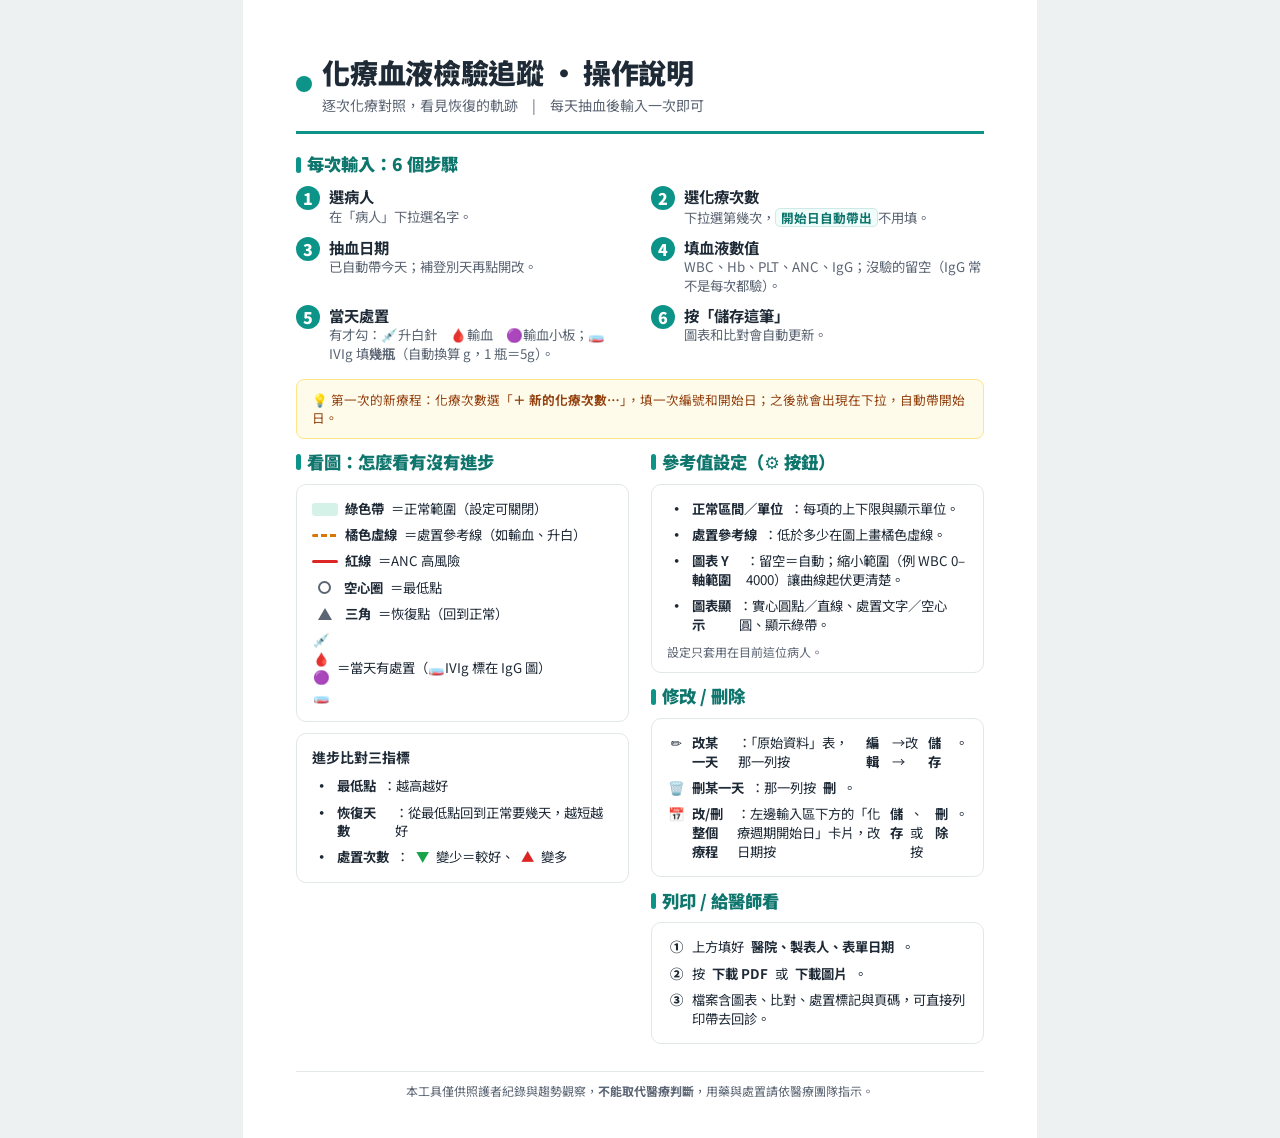
<file: 操作說明.html>
<!DOCTYPE html>
<html lang="zh-Hant">
<head>
<meta charset="UTF-8">
<meta name="viewport" content="width=device-width, initial-scale=1.0">
<title>化療血液檢驗追蹤 — 操作說明</title>
<link href="https://fonts.googleapis.com/css2?family=Noto+Sans+TC:wght@400;500;700;900&display=swap" rel="stylesheet">
<style>
:root{--ink:#1f2a37;--muted:#5b6573;--line:#e2e7ea;--teal:#0d9488;--teal-d:#0f766e;--good:#16a34a;--bad:#dc2626;--amber:#d97706;}
*{box-sizing:border-box;margin:0;padding:0}
body{font-family:"Noto Sans TC",system-ui,sans-serif;color:var(--ink);background:#eef1f2;line-height:1.4;}
.page{width:210mm;min-height:297mm;margin:0 auto;background:#fff;padding:14mm 14mm 10mm;}
h1{font-size:21pt;font-weight:900;letter-spacing:-.01em}
.sub{color:var(--muted);font-size:10.5pt;margin-top:1mm}
.top{display:flex;align-items:center;gap:10px;border-bottom:3px solid var(--teal);padding-bottom:4mm;margin-bottom:5mm}
.dot{width:16px;height:16px;border-radius:50%;background:var(--teal);flex:none}
h2{font-size:13pt;font-weight:900;color:var(--teal-d);margin-bottom:2.5mm;display:flex;align-items:center;gap:6px}
h2 .bar{width:5px;height:16px;background:var(--teal);border-radius:3px;display:inline-block}

/* 6 步 */
.steps{display:grid;grid-template-columns:1fr 1fr;gap:2.5mm 6mm;margin-bottom:4mm}
.step{display:flex;gap:9px;align-items:flex-start}
.num{flex:none;width:24px;height:24px;border-radius:50%;background:var(--teal);color:#fff;font-weight:900;font-size:12pt;display:flex;align-items:center;justify-content:center}
.step .t{font-weight:700;font-size:11.5pt}
.step .d{font-size:10pt;color:var(--muted)}
.tag{display:inline-block;background:#f0fdfa;border:1px solid #cfeae6;border-radius:5px;padding:0 5px;font-size:9.5pt;color:var(--teal-d);font-weight:700}

.cols{display:grid;grid-template-columns:1fr 1fr;gap:6mm}
.box{border:1px solid var(--line);border-radius:10px;padding:3mm 4mm;margin-bottom:3mm}
ul{list-style:none}
li{font-size:10pt;padding:1mm 0;display:flex;gap:7px;align-items:flex-start}
li b{font-weight:700}
.k{flex:none;width:18px;text-align:center;font-weight:900}
.legend li{align-items:center}
.sw{flex:none;width:26px;height:13px;border-radius:3px;display:inline-block}
.ring{flex:none;width:13px;height:13px;border-radius:50%;background:#fff;border:2.5px solid var(--muted);margin:0 6px 0 6px}
.tri{flex:none;width:0;height:0;border-left:7px solid transparent;border-right:7px solid transparent;border-bottom:12px solid var(--muted);margin:0 6px}
.arrow-good{color:var(--good);font-weight:900}
.arrow-bad{color:var(--bad);font-weight:900}

.foot{margin-top:4mm;border-top:1px solid var(--line);padding-top:3mm;font-size:9pt;color:var(--muted);text-align:center}
.hl{background:#fffbeb;border:1px solid #fde68a;border-radius:8px;padding:3mm 4mm;font-size:9.5pt;color:#92400e;margin-top:1mm}

@media print{
  body{background:#fff}
  .page{width:auto;min-height:auto;margin:0;padding:12mm}
  @page{size:A4;margin:0}
}
</style>
</head>
<body>
<div class="page">

  <div class="top">
    <span class="dot"></span>
    <div>
      <h1>化療血液檢驗追蹤 ・ 操作說明</h1>
      <div class="sub">逐次化療對照，看見恢復的軌跡　|　每天抽血後輸入一次即可</div>
    </div>
  </div>

  <h2><span class="bar"></span>每次輸入：6 個步驟</h2>
  <div class="steps">
    <div class="step"><span class="num">1</span><div><div class="t">選病人</div><div class="d">在「病人」下拉選名字。</div></div></div>
    <div class="step"><span class="num">2</span><div><div class="t">選化療次數</div><div class="d">下拉選第幾次，<span class="tag">開始日自動帶出</span>不用填。</div></div></div>
    <div class="step"><span class="num">3</span><div><div class="t">抽血日期</div><div class="d">已自動帶今天；補登別天再點開改。</div></div></div>
    <div class="step"><span class="num">4</span><div><div class="t">填血液數值</div><div class="d">WBC、Hb、PLT、ANC、IgG；沒驗的留空（IgG 常不是每次都驗）。</div></div></div>
    <div class="step"><span class="num">5</span><div><div class="t">當天處置</div><div class="d">有才勾：💉升白針　🩸輸血　🟣輸血小板；🧫IVIg 填<b>幾瓶</b>（自動換算 g，1 瓶＝5g）。</div></div></div>
    <div class="step"><span class="num">6</span><div><div class="t">按「儲存這筆」</div><div class="d">圖表和比對會自動更新。</div></div></div>
  </div>
  <div class="hl">💡 第一次的新療程：化療次數選「<b>＋ 新的化療次數…</b>」，填一次編號和開始日；之後就會出現在下拉，自動帶開始日。</div>

  <div class="cols" style="margin-top:3mm">
    <div>
      <h2><span class="bar"></span>看圖：怎麼看有沒有進步</h2>
      <div class="box legend">
        <ul>
          <li><span class="sw" style="background:rgba(16,185,129,.18)"></span><b>綠色帶</b>＝正常範圍（設定可關閉）</li>
          <li><span class="sw" style="background:repeating-linear-gradient(90deg,#d97706 0 6px,#fff 6px 9px);height:3px"></span><b>橘色虛線</b>＝處置參考線（如輸血、升白）</li>
          <li><span class="sw" style="background:var(--bad);height:3px"></span><b>紅線</b>＝ANC 高風險</li>
          <li><span class="ring"></span><b>空心圈</b>＝最低點</li>
          <li><span class="tri"></span><b>三角</b>＝恢復點（回到正常）</li>
          <li><span class="k">💉🩸🟣🧫</span>＝當天有處置（🧫IVIg 標在 IgG 圖）</li>
        </ul>
      </div>
      <div class="box">
        <b style="font-size:10.5pt">進步比對三指標</b>
        <ul style="margin-top:1.5mm">
          <li><span class="k">·</span><b>最低點</b>：越高越好</li>
          <li><span class="k">·</span><b>恢復天數</b>：從最低點回到正常要幾天，越短越好</li>
          <li><span class="k">·</span><b>處置次數</b>：<span class="arrow-good">▼</span> 變少＝較好、<span class="arrow-bad">▲</span> 變多</li>
        </ul>
      </div>
    </div>

    <div>
      <h2><span class="bar"></span>參考值設定（⚙ 按鈕）</h2>
      <div class="box">
        <ul>
          <li><span class="k">·</span><b>正常區間／單位</b>：每項的上下限與顯示單位。</li>
          <li><span class="k">·</span><b>處置參考線</b>：低於多少在圖上畫橘色虛線。</li>
          <li><span class="k">·</span><b>圖表 Y 軸範圍</b>：留空＝自動；縮小範圍（例 WBC 0–4000）讓曲線起伏更清楚。</li>
          <li><span class="k">·</span><b>圖表顯示</b>：實心圓點／直線、處置文字／空心圓、顯示綠帶。</li>
        </ul>
        <div style="font-size:9pt;color:var(--muted);margin-top:1.5mm">設定只套用在目前這位病人。</div>
      </div>

      <h2><span class="bar"></span>修改 / 刪除</h2>
      <div class="box">
        <ul>
          <li><span class="k">✏️</span><b>改某一天</b>：「原始資料」表，那一列按<b>編輯</b>→改→<b>儲存</b>。</li>
          <li><span class="k">🗑️</span><b>刪某一天</b>：那一列按<b>刪</b>。</li>
          <li><span class="k">📅</span><b>改/刪整個療程</b>：左邊輸入區下方的「化療週期開始日」卡片，改日期按<b>儲存</b>、或按<b>刪除</b>。</li>
        </ul>
      </div>

      <h2><span class="bar"></span>列印 / 給醫師看</h2>
      <div class="box">
        <ul>
          <li><span class="k">①</span>上方填好<b>醫院、製表人、表單日期</b>。</li>
          <li><span class="k">②</span>按<b>下載 PDF</b> 或 <b>下載圖片</b>。</li>
          <li><span class="k">③</span>檔案含圖表、比對、處置標記與頁碼，可直接列印帶去回診。</li>
        </ul>
      </div>
    </div>
  </div>

  <div class="foot">
    本工具僅供照護者紀錄與趨勢觀察，<b>不能取代醫療判斷</b>，用藥與處置請依醫療團隊指示。
  </div>

</div>
</body>
</html>
</file>
